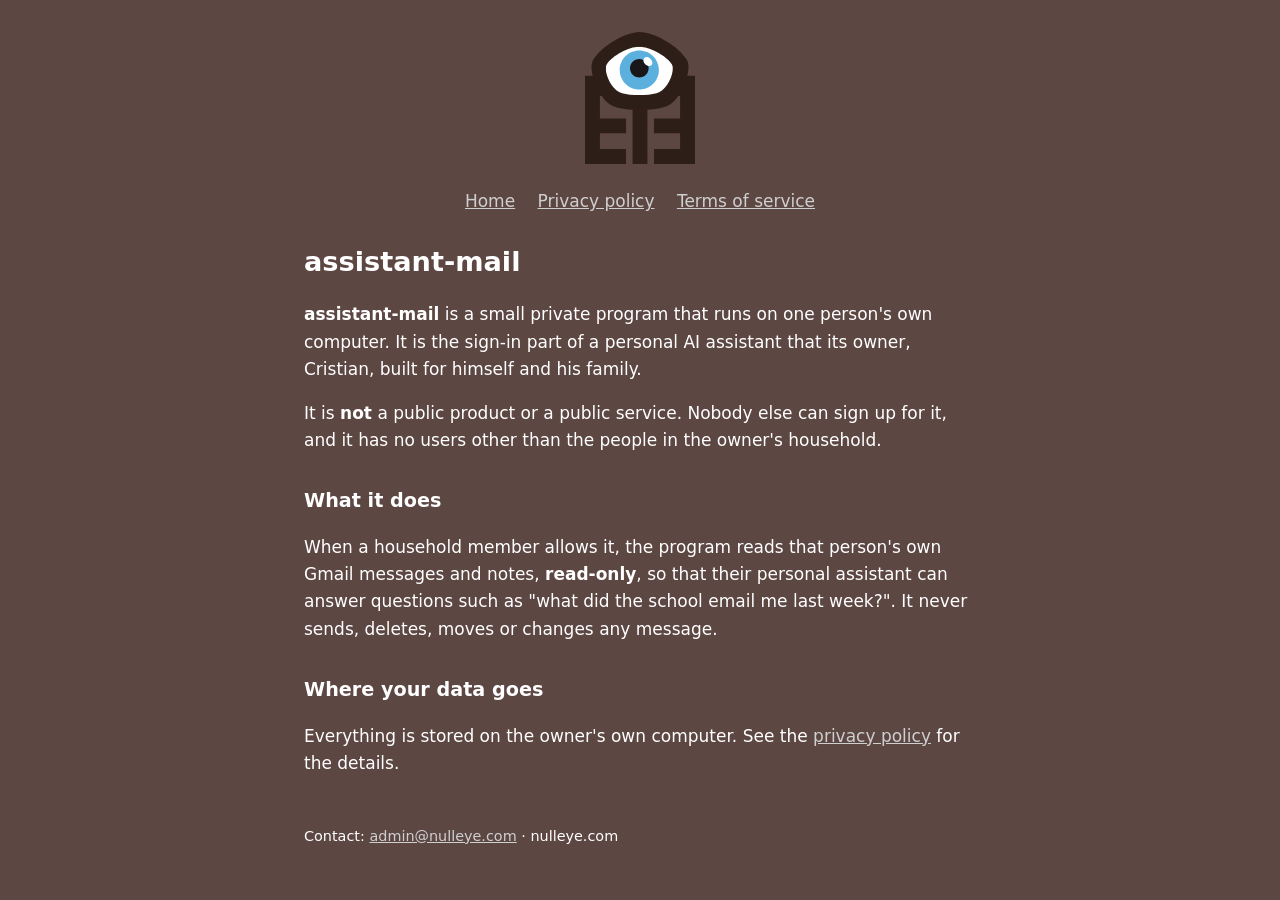
<file: index.html>
<!doctype html>
<html lang="en"><head><meta charset="utf-8"><meta name="viewport" content="width=device-width, initial-scale=1">
<title>assistant-mail</title><link rel="stylesheet" href="style.css"></head><body>
<img class="logo" src="logo.svg" alt="nulleye">
<nav><a href="index.html">Home</a><a href="privacy.html">Privacy policy</a><a href="terms.html">Terms of service</a></nav>
<h1>assistant-mail</h1>
<p><strong>assistant-mail</strong> is a small private program that runs on one person's own computer. It is the sign-in part of a personal AI assistant that its owner, Cristian, built for himself and his family.</p>
<p>It is <strong>not</strong> a public product or a public service. Nobody else can sign up for it, and it has no users other than the people in the owner's household.</p>
<h2>What it does</h2>
<p>When a household member allows it, the program reads that person's own Gmail messages and notes, <strong>read-only</strong>, so that their personal assistant can answer questions such as "what did the school email me last week?". It never sends, deletes, moves or changes any message.</p>
<h2>Where your data goes</h2>
<p>Everything is stored on the owner's own computer. See the <a href="privacy.html">privacy policy</a> for the details.</p>
<footer>Contact: <a href="mailto:admin@nulleye.com">admin@nulleye.com</a> &middot; nulleye.com</footer>
</body></html>
</file>
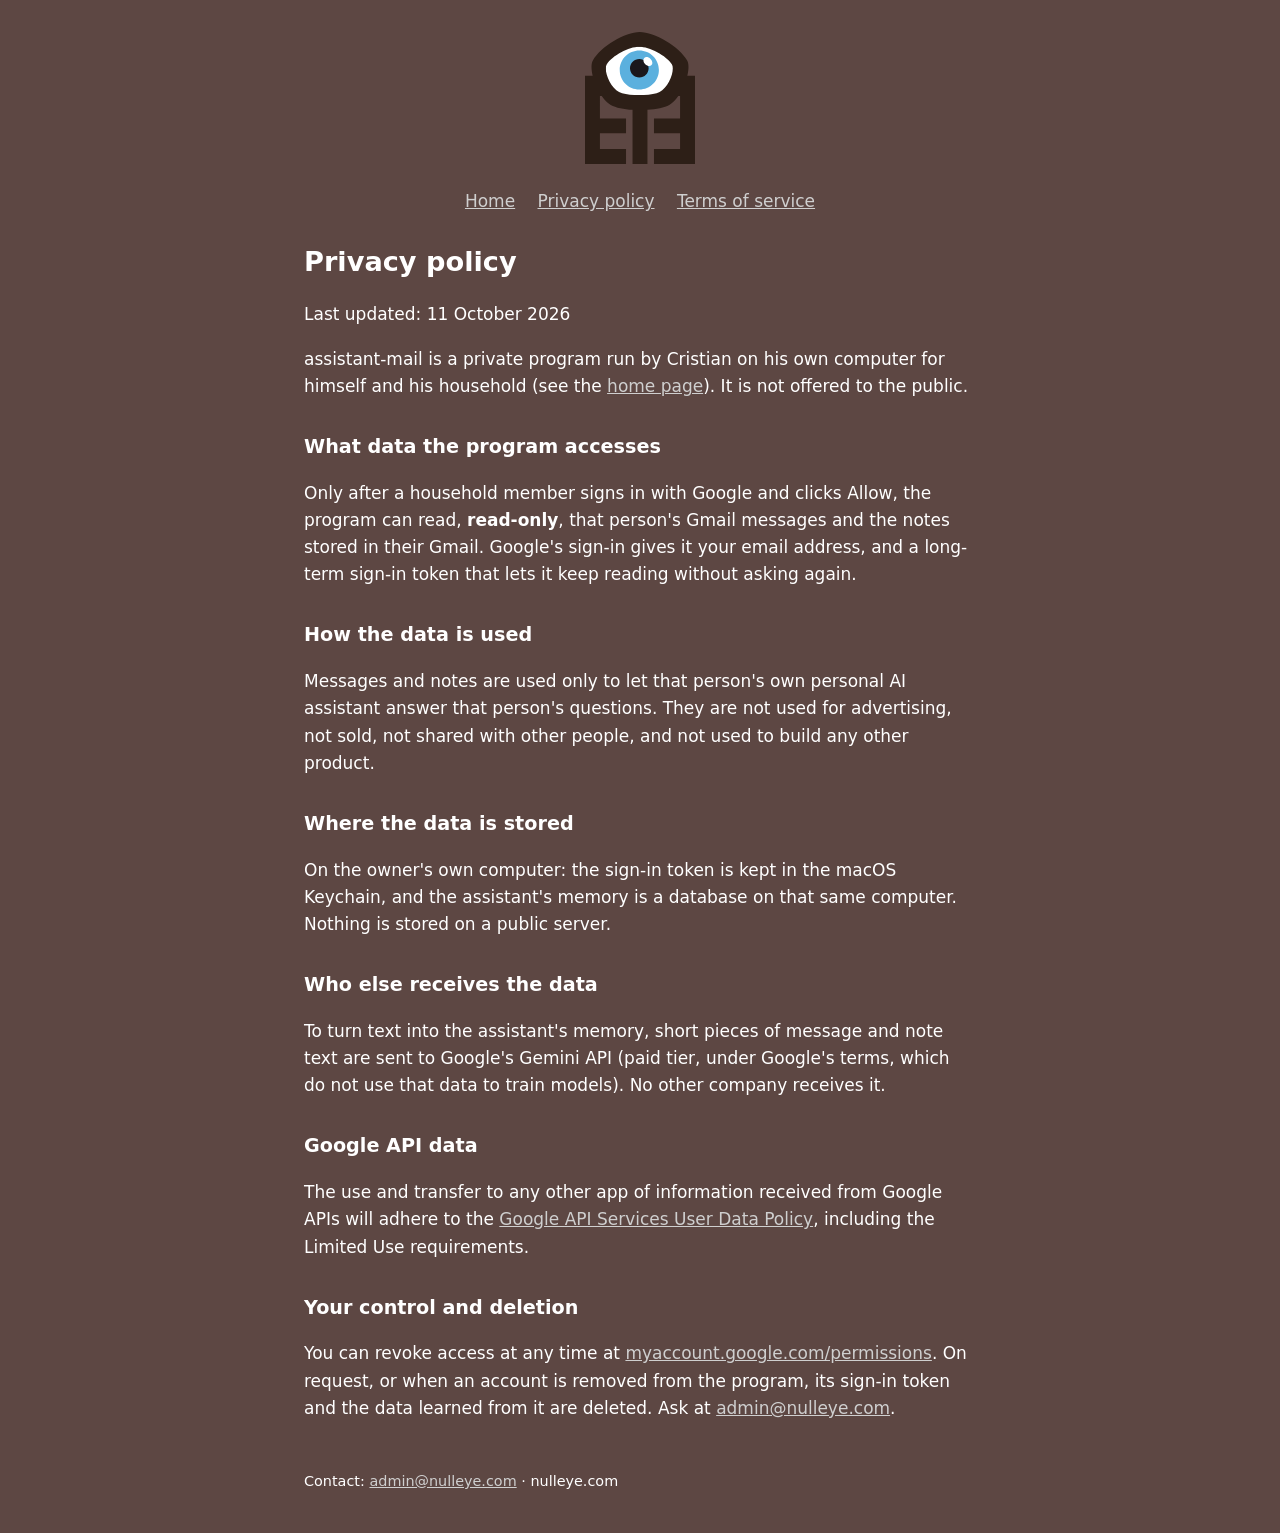
<file: privacy.html>
<!doctype html>
<html lang="en"><head><meta charset="utf-8"><meta name="viewport" content="width=device-width, initial-scale=1">
<title>Privacy policy - assistant-mail</title><link rel="stylesheet" href="style.css"></head><body>
<img class="logo" src="logo.svg" alt="nulleye">
<nav><a href="index.html">Home</a><a href="privacy.html">Privacy policy</a><a href="terms.html">Terms of service</a></nav>
<h1>Privacy policy</h1>
<p>Last updated: 11 October 2026</p>
<p>assistant-mail is a private program run by Cristian on his own computer for himself and his household (see the <a href="index.html">home page</a>). It is not offered to the public.</p>
<h2>What data the program accesses</h2>
<p>Only after a household member signs in with Google and clicks Allow, the program can read, <strong>read-only</strong>, that person's Gmail messages and the notes stored in their Gmail. Google's sign-in gives it your email address, and a long-term sign-in token that lets it keep reading without asking again.</p>
<h2>How the data is used</h2>
<p>Messages and notes are used only to let that person's own personal AI assistant answer that person's questions. They are not used for advertising, not sold, not shared with other people, and not used to build any other product.</p>
<h2>Where the data is stored</h2>
<p>On the owner's own computer: the sign-in token is kept in the macOS Keychain, and the assistant's memory is a database on that same computer. Nothing is stored on a public server.</p>
<h2>Who else receives the data</h2>
<p>To turn text into the assistant's memory, short pieces of message and note text are sent to Google's Gemini API (paid tier, under Google's terms, which do not use that data to train models). No other company receives it.</p>
<h2>Google API data</h2>
<p>The use and transfer to any other app of information received from Google APIs will adhere to the <a href="https://developers.google.com/terms/api-services-user-data-policy">Google API Services User Data Policy</a>, including the Limited Use requirements.</p>
<h2>Your control and deletion</h2>
<p>You can revoke access at any time at <a href="https://myaccount.google.com/permissions">myaccount.google.com/permissions</a>. On request, or when an account is removed from the program, its sign-in token and the data learned from it are deleted. Ask at <a href="mailto:admin@nulleye.com">admin@nulleye.com</a>.</p>
<footer>Contact: <a href="mailto:admin@nulleye.com">admin@nulleye.com</a> &middot; nulleye.com</footer>
</body></html>
</file>
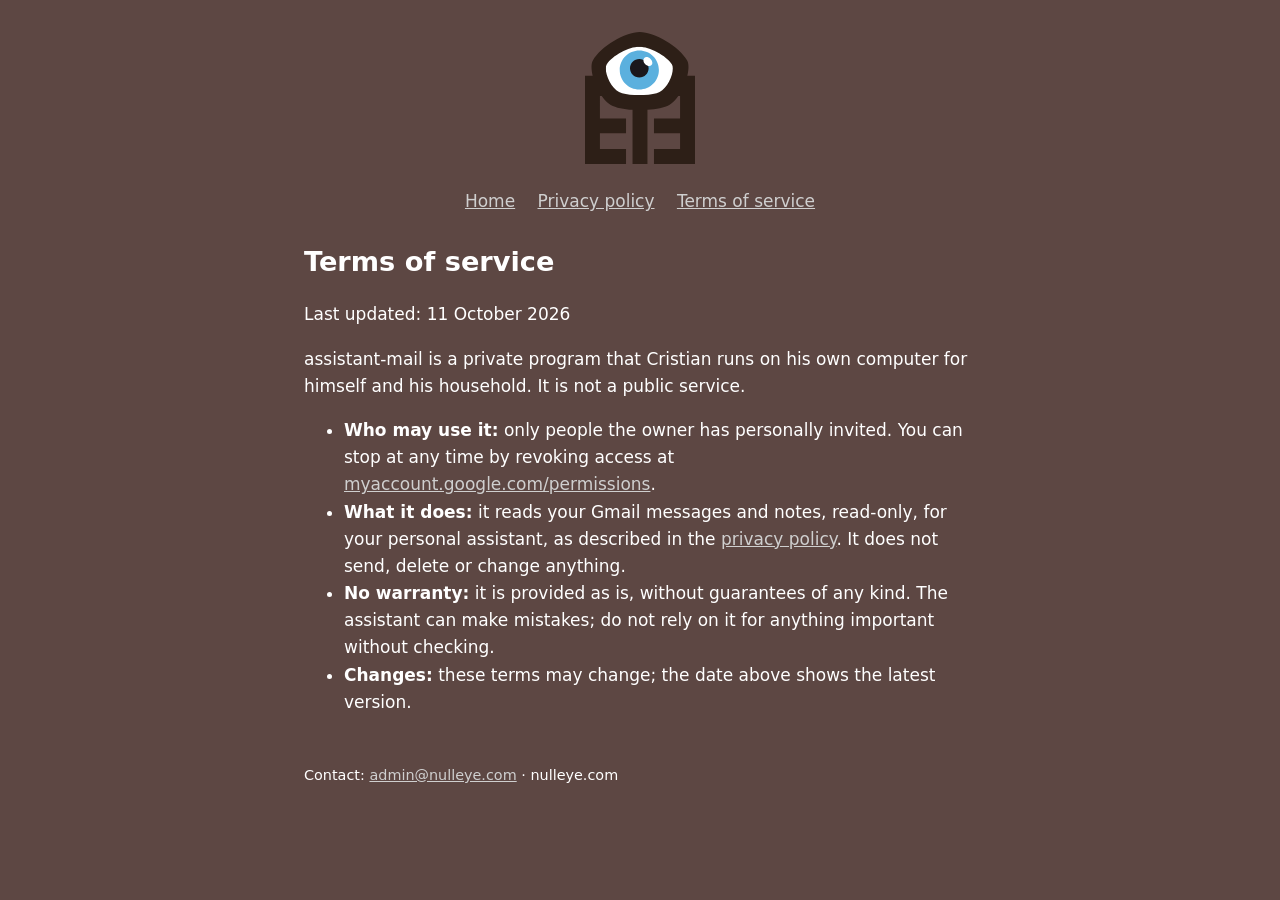
<file: terms.html>
<!doctype html>
<html lang="en"><head><meta charset="utf-8"><meta name="viewport" content="width=device-width, initial-scale=1">
<title>Terms of service - assistant-mail</title><link rel="stylesheet" href="style.css"></head><body>
<img class="logo" src="logo.svg" alt="nulleye">
<nav><a href="index.html">Home</a><a href="privacy.html">Privacy policy</a><a href="terms.html">Terms of service</a></nav>
<h1>Terms of service</h1>
<p>Last updated: 11 October 2026</p>
<p>assistant-mail is a private program that Cristian runs on his own computer for himself and his household. It is not a public service.</p>
<ul>
<li><strong>Who may use it:</strong> only people the owner has personally invited. You can stop at any time by revoking access at <a href="https://myaccount.google.com/permissions">myaccount.google.com/permissions</a>.</li>
<li><strong>What it does:</strong> it reads your Gmail messages and notes, read-only, for your personal assistant, as described in the <a href="privacy.html">privacy policy</a>. It does not send, delete or change anything.</li>
<li><strong>No warranty:</strong> it is provided as is, without guarantees of any kind. The assistant can make mistakes; do not rely on it for anything important without checking.</li>
<li><strong>Changes:</strong> these terms may change; the date above shows the latest version.</li>
</ul>
<footer>Contact: <a href="mailto:admin@nulleye.com">admin@nulleye.com</a> &middot; nulleye.com</footer>
</body></html>
</file>
<file: style.css>
body { font: 17px/1.6 -apple-system, system-ui, "Segoe UI", sans-serif; max-width: 42rem; margin: 2rem auto 2.5rem; padding: 0 1.2rem; color: #fff; background: #5D4743; }
.logo { display: block; margin: 0 auto 1.5rem; width: 110px; height: auto; }
h1 { font-size: 1.7rem; } h2 { font-size: 1.2rem; margin-top: 2rem; }
nav { text-align: center; margin-bottom: 1.5rem; } nav a { margin: 0 .7rem; }
a { color: #cfcfcf; } a:hover { color: #fff; }
footer { margin-top: 3rem; font-size: .9rem; color: #fff; }
</file>
